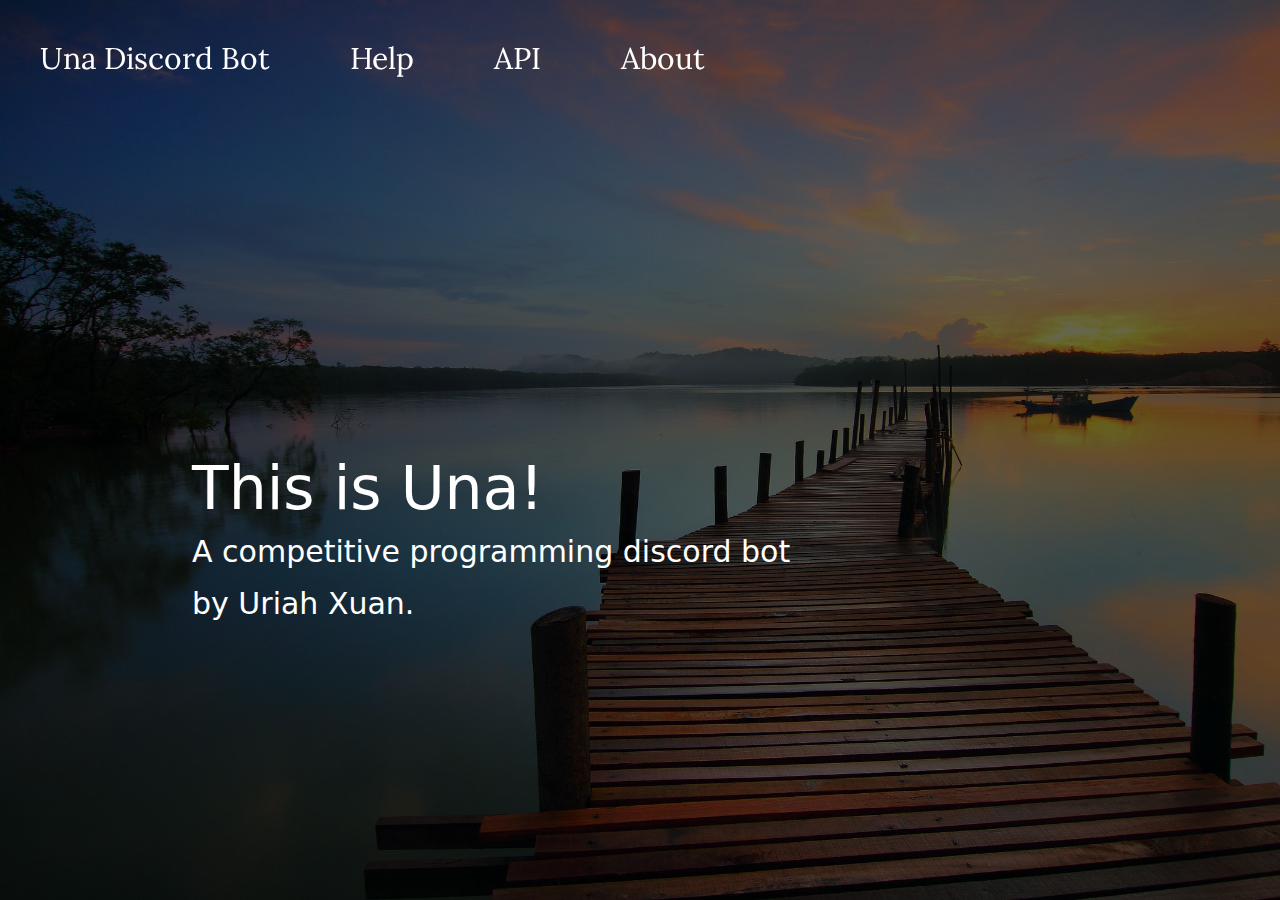
<file: index.html>
<html>
    <head>
        <meta http-equiv="Content-Type" content="text/html;charset=utf-8">
        <meta charset="UTF-8">
        <meta name="viewpoint" content="width=device-width, initial-scale=1.0">
        <meta content="This is Una!" name="title" />
        <meta content="來自於不會寫網頁的 Uriah 寫出來的網頁" name="description" />
        <meta content="https://cc-una.herokuapp.com/" name="url" />
        <meta content="https://cdn.discordapp.com/avatars/472408420356456468/600e88eae2804cc8702761b26d1a165f.webp?size=128" property="image" />
        <meta content="#43B581" data-react-helmet="true" name="theme-color" />
        <link href="./static/css/output.css" rel="stylesheet">
        <link rel="preconnect" href="https://fonts.googleapis.com">
        <link rel="preconnect" href="https://fonts.gstatic.com" crossorigin>
        <link href="https://fonts.googleapis.com/css2?family=Lora:wght@600&family=Noto+Sans+Mono&family=Noto+Sans+TC:wght@500&display=swap" rel="stylesheet">
        <title> Uriah's Website </title>
    </head>
    <body>
        <div class="relative w-screen h-screen bg-cover bg-[url('../image/index.jpg')]">
            <div class="relative w-full h-full bg-black bg-opacity-60 p-10">
                <div class="fixed w-full flex justify-left gap-20 h-10">
                    <div>
                        <a class="text-3xl text-white font-[Lora]" href="/">
                            Una Discord Bot
                        </a>
                    </div>
                    <div>
                        <a class="text-3xl text-white font-[Lora]" href="/help">
                            Help
                        </a>
                    </div>
                    <div>
                        <a class="text-3xl text-white font-[Lora]" href="#">
                            API
                        </a>
                    </div>
                    <div>
                        <a class="text-3xl text-white font-[Lora]" href="#">
                            About
                        </a>
                    </div>
                </div>
                <div class="absolute left-48 top-[60%] w-fit animate-fade-in-down -translate-y-1/2">
                    <p class="text-white text-6xl"> This is Una! </p>
                    <p class="text-white text-3xl my-4"> A competitive programming discord bot </p>
                    <p class="text-white text-3xl"> by Uriah Xuan. </p>
                </div>
            </div>
        </div>
    </body>
</html>
</file>
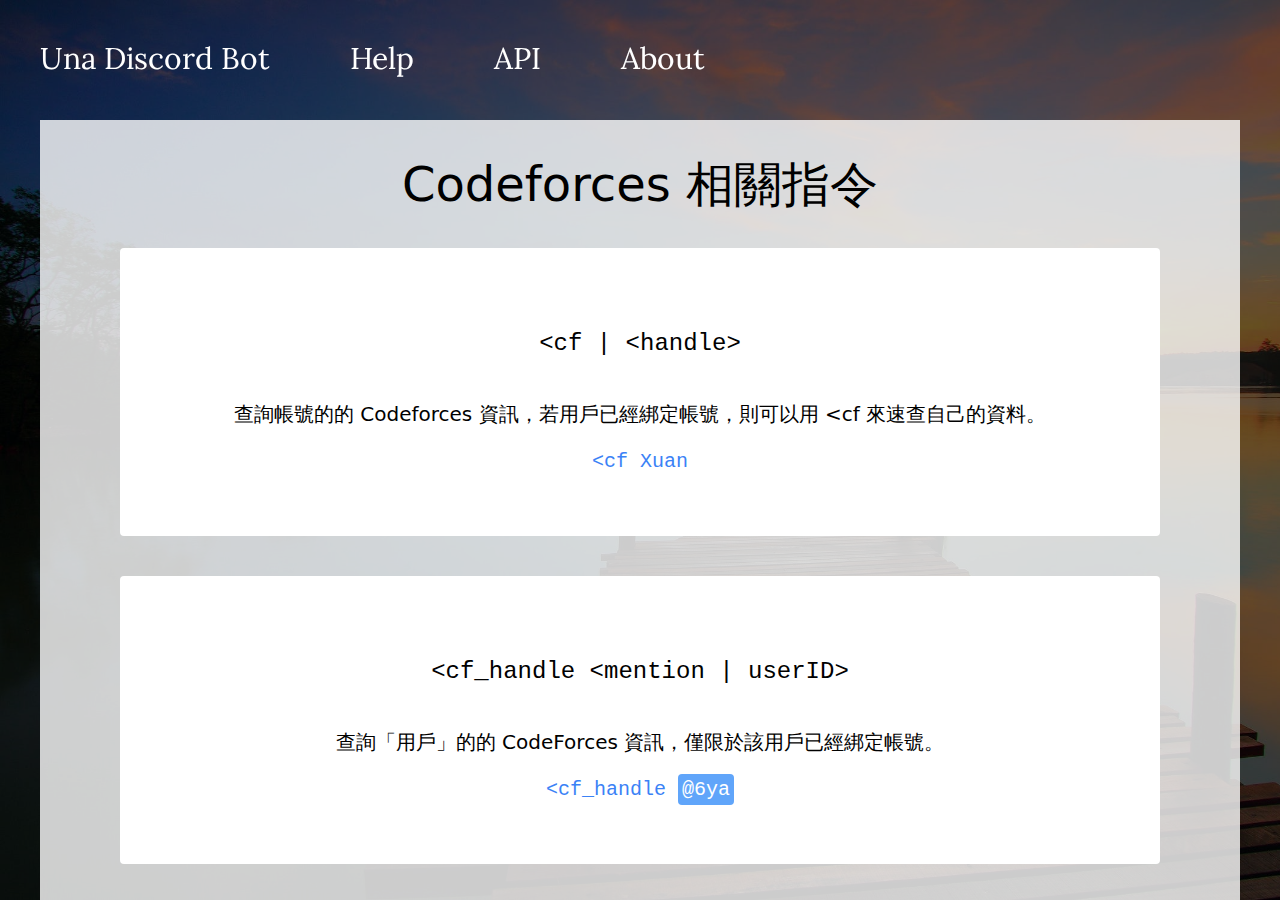
<file: help.html>
<html>
    <head>
        <meta http-equiv="Content-Type" content="text/html;charset=utf-8">
        <meta charset="UTF-8">
        <meta name="viewpoint" content="width=device-width, initial-scale=1.0">
        <meta content="This is Una!" name="title" />
        <meta content="來自於不會寫網頁的 Uriah 寫出來的網頁" name="description" />
        <meta content="https://cc-una.herokuapp.com/" name="url" />
        <meta content="https://cdn.discordapp.com/avatars/472408420356456468/600e88eae2804cc8702761b26d1a165f.webp?size=128" property="image" />
        <meta content="#43B581" data-react-helmet="true" name="theme-color" />
        <link href="./static/css/output.css" rel="stylesheet">
        <link rel="preconnect" href="https://fonts.googleapis.com">
        <link rel="preconnect" href="https://fonts.gstatic.com" crossorigin>
        <link href="https://fonts.googleapis.com/css2?family=Lora:wght@600&family=Noto+Sans+Mono&family=Noto+Sans+TC:wght@500&display=swap" rel="stylesheet">
        <title> Uriah's Website - Help </title>
    </head>
    <body>
        <div class="relative w-screen bg-cover bg-[url('../image/index.jpg')]">
            <div class="relative w-full h-full bg-black bg-opacity-60 p-10 overflow-hidden">
                <div class="fixed w-full flex justify-left gap-20 h-fit z-40 bg-transparent items-center">
                    <div>
                        <a class="text-3xl text-white font-[Lora]" href="/">
                            Una Discord Bot
                        </a>
                    </div>
                    <div>
                        <a class="text-3xl text-white font-[Lora]" href="/help">
                            Help
                        </a>
                    </div>
                    <div>
                        <a class="text-3xl text-white font-[Lora]" href="/api">
                            API
                        </a>
                    </div>
                    <div>
                        <a class="text-3xl text-white font-[Lora]" href="/about">
                            About
                        </a>
                    </div>
                </div>
                <div class="relative top-20 bg-white w-full h-full bg-opacity-80 overflow-auto">
                    <div class="p-10">
                        <div>
                            <p class="text-center text-5xl mb-10"> Codeforces 相關指令 </p>
                            <div id="item" class="bg-white p-10 rounded hover:bg-gray-100 m-10">
                                <p class="text-2xl text-center font-mono m-10"> &lt;cf | &lt;handle&gt; </p>
                                <p class="text-xl text-center"> 查詢帳號的的 Codeforces 資訊，若用戶已經綁定帳號，則可以用 &lt;cf 來速查自己的資料。</p>
                                <p class="text-xl text-center m-5 text-blue-500 font-mono"> &lt;cf Xuan  </p>
                            </div>
                            <div id="item" class="bg-white p-10 rounded hover:bg-gray-100 m-10">
                                <p class="text-2xl text-center font-mono m-10"> &lt;cf_handle &lt;mention | userID&gt; </p>
                                <p class="text-xl text-center"> 查詢「用戶」的的 CodeForces 資訊，僅限於該用戶已經綁定帳號。</p>
                                <p class="text-xl text-center m-5 text-blue-500 font-mono"> &lt;cf_handle 
                                    <span class="not-italic bg-blue-400 rounded text-white p-1 cursor-pointer hover:bg-blue-600 hover:underline">@6ya</span>
                                </p>
                            </div>
                            <div id="item" class="bg-white p-10 rounded hover:bg-gray-100 m-10">
                                <p class="text-2xl text-center font-mono m-10"> &lt;cfcontest </p>
                                <p class="text-xl text-center"> 查詢 CodeForces 近期的競賽時間。 </p>
                            </div>
                            <div id="item" class="bg-white p-10 rounded hover:bg-gray-100 m-10">
                                <p class="text-xl text-center font-mono my-10"> &lt;ac | &lt;account&gt; | &lt;year&gt; &lt;month&gt; | &lt;-rating/-day&gt; | &lt;day&gt; </p>
                                <p class="text-xl text-center"> 查詢帳號的解題資料，僅限查詢已經綁定的帳號。 </p>
                                <div class="mt-10 flex gap-5">
                                    <div class="w-full flex flex-col">
                                        <div class="flex justify-center">
                                            <div class="w-full">
                                                <p class="text-xl text-right m-5 text-blue-500 font-mono justify-end"> &lt;ac Xuan </p>
                                            </div>
                                            <div class="w-full">
                                                <p class="text-xl text-left m-5 text-gray-500 font-mono justify-start"> 可以查詢 Xuan 的當月 AC 資料 </p>
                                            </div>
                                        </div>
                                        <div class="flex justify-center">
                                            <div class="w-full">
                                                <p class="text-xl text-right m-5 text-blue-500 font-mono justify-end"> &lt;ac Xuan 2020 07 </p>
                                            </div>
                                            <div class="w-full">
                                                <p class="text-xl text-left m-5 text-gray-500 font-mono justify-start"> 可以查詢 Xuan 在 2020 年 7 月的 AC 資料 </p>
                                            </div>
                                        </div>
                                        <div class="flex justify-center">
                                            <div class="w-full">
                                                <p class="text-xl text-right m-5 text-blue-500 font-mono justify-end"> &lt;ac Xuan 2020 07 -day 11 </p>
                                            </div>
                                            <div class="w-full">
                                                <p class="text-xl text-left m-5 text-gray-500 font-mono justify-start"> 可以查詢 Xuan 在 2020 年 7 月 11 日解掉了哪些題目 </p>
                                            </div>
                                        </div>
                                        <div class="flex justify-center">
                                            <div class="w-full">
                                                <p class="text-xl text-right m-5 text-blue-500 font-mono"> &lt;ac Xuan 2020 07 -rating </p>
                                            </div>
                                            <div class="w-full">
                                                <p class="text-xl text-left m-5 text-gray-500 font-mono"> 可以查詢 Xuan 在 2020 年 7 月 時解掉的題目（以 rating 來分類） </p>
                                            </div>
                                        </div> 
                                    </div>
                                </div>
                            </div>
                            <div id="item" class="bg-white p-10 rounded hover:bg-gray-100 m-10">
                                <p class="text-2xl text-center font-mono m-10"> &lt;rr </p>
                                <p class="text-xl text-center"> 查詢自己的 Codeforces 積分排行。 </p>
                            </div>
                        </div>
                        <div>
                            <p class="text-center text-5xl mb-10"> Codeforces 註冊相關指令 </p>
                            <div id="item" class="bg-white p-10 rounded hover:bg-gray-100 m-10">
                                <p class="text-2xl text-center font-mono m-10"> &lt;reg &lt;handle&gt; </p>
                                <p class="text-xl text-center"> 綁定 Codeforces 帳號至 Una 的資料庫 </p>
                                <p class="text-xl text-center m-5 text-blue-500 font-mono"> &lt;reg Xuan  </p>
                            </div>
                            <div id="item" class="bg-white p-10 rounded hover:bg-gray-100 m-10">
                                <p class="text-2xl text-center font-mono m-10"> &lt;reg_veri </p>
                                <p class="text-xl text-center"> 對 Una 發送審核申請，必須要完成 &lt;reg 所要求的事項 </p>
                            </div>
                            <div id="item" class="bg-white p-10 rounded hover:bg-gray-100 m-10">
                                <p class="text-2xl text-center font-mono m-10"> &lt;unreg </p>
                                <p class="text-xl text-center"> 解除綁定 </p>
                            </div>
                        </div>
                    </div>
                </div>
            </div>
        </div>
    </body>
</html>
</file>
<file: static/css/output.css>
/*
! tailwindcss v3.0.18 | MIT License | https://tailwindcss.com
*/

/*
1. Prevent padding and border from affecting element width. (https://github.com/mozdevs/cssremedy/issues/4)
2. Allow adding a border to an element by just adding a border-width. (https://github.com/tailwindcss/tailwindcss/pull/116)
*/

*,
::before,
::after {
  box-sizing: border-box;
  /* 1 */
  border-width: 0;
  /* 2 */
  border-style: solid;
  /* 2 */
  border-color: #e5e7eb;
  /* 2 */
}

::before,
::after {
  --tw-content: '';
}

/*
1. Use a consistent sensible line-height in all browsers.
2. Prevent adjustments of font size after orientation changes in iOS.
3. Use a more readable tab size.
4. Use the user's configured `sans` font-family by default.
*/

html {
  line-height: 1.5;
  /* 1 */
  -webkit-text-size-adjust: 100%;
  /* 2 */
  -moz-tab-size: 4;
  /* 3 */
  -o-tab-size: 4;
     tab-size: 4;
  /* 3 */
  font-family: ui-sans-serif, system-ui, -apple-system, BlinkMacSystemFont, "Segoe UI", Roboto, "Helvetica Neue", Arial, "Noto Sans", sans-serif, "Apple Color Emoji", "Segoe UI Emoji", "Segoe UI Symbol", "Noto Color Emoji";
  /* 4 */
}

/*
1. Remove the margin in all browsers.
2. Inherit line-height from `html` so users can set them as a class directly on the `html` element.
*/

body {
  margin: 0;
  /* 1 */
  line-height: inherit;
  /* 2 */
}

/*
1. Add the correct height in Firefox.
2. Correct the inheritance of border color in Firefox. (https://bugzilla.mozilla.org/show_bug.cgi?id=190655)
3. Ensure horizontal rules are visible by default.
*/

hr {
  height: 0;
  /* 1 */
  color: inherit;
  /* 2 */
  border-top-width: 1px;
  /* 3 */
}

/*
Add the correct text decoration in Chrome, Edge, and Safari.
*/

abbr:where([title]) {
  -webkit-text-decoration: underline dotted;
          text-decoration: underline dotted;
}

/*
Remove the default font size and weight for headings.
*/

h1,
h2,
h3,
h4,
h5,
h6 {
  font-size: inherit;
  font-weight: inherit;
}

/*
Reset links to optimize for opt-in styling instead of opt-out.
*/

a {
  color: inherit;
  text-decoration: inherit;
}

/*
Add the correct font weight in Edge and Safari.
*/

b,
strong {
  font-weight: bolder;
}

/*
1. Use the user's configured `mono` font family by default.
2. Correct the odd `em` font sizing in all browsers.
*/

code,
kbd,
samp,
pre {
  font-family: ui-monospace, SFMono-Regular, Menlo, Monaco, Consolas, "Liberation Mono", "Courier New", monospace;
  /* 1 */
  font-size: 1em;
  /* 2 */
}

/*
Add the correct font size in all browsers.
*/

small {
  font-size: 80%;
}

/*
Prevent `sub` and `sup` elements from affecting the line height in all browsers.
*/

sub,
sup {
  font-size: 75%;
  line-height: 0;
  position: relative;
  vertical-align: baseline;
}

sub {
  bottom: -0.25em;
}

sup {
  top: -0.5em;
}

/*
1. Remove text indentation from table contents in Chrome and Safari. (https://bugs.chromium.org/p/chromium/issues/detail?id=999088, https://bugs.webkit.org/show_bug.cgi?id=201297)
2. Correct table border color inheritance in all Chrome and Safari. (https://bugs.chromium.org/p/chromium/issues/detail?id=935729, https://bugs.webkit.org/show_bug.cgi?id=195016)
3. Remove gaps between table borders by default.
*/

table {
  text-indent: 0;
  /* 1 */
  border-color: inherit;
  /* 2 */
  border-collapse: collapse;
  /* 3 */
}

/*
1. Change the font styles in all browsers.
2. Remove the margin in Firefox and Safari.
3. Remove default padding in all browsers.
*/

button,
input,
optgroup,
select,
textarea {
  font-family: inherit;
  /* 1 */
  font-size: 100%;
  /* 1 */
  line-height: inherit;
  /* 1 */
  color: inherit;
  /* 1 */
  margin: 0;
  /* 2 */
  padding: 0;
  /* 3 */
}

/*
Remove the inheritance of text transform in Edge and Firefox.
*/

button,
select {
  text-transform: none;
}

/*
1. Correct the inability to style clickable types in iOS and Safari.
2. Remove default button styles.
*/

button,
[type='button'],
[type='reset'],
[type='submit'] {
  -webkit-appearance: button;
  /* 1 */
  background-color: transparent;
  /* 2 */
  background-image: none;
  /* 2 */
}

/*
Use the modern Firefox focus style for all focusable elements.
*/

:-moz-focusring {
  outline: auto;
}

/*
Remove the additional `:invalid` styles in Firefox. (https://github.com/mozilla/gecko-dev/blob/2f9eacd9d3d995c937b4251a5557d95d494c9be1/layout/style/res/forms.css#L728-L737)
*/

:-moz-ui-invalid {
  box-shadow: none;
}

/*
Add the correct vertical alignment in Chrome and Firefox.
*/

progress {
  vertical-align: baseline;
}

/*
Correct the cursor style of increment and decrement buttons in Safari.
*/

::-webkit-inner-spin-button,
::-webkit-outer-spin-button {
  height: auto;
}

/*
1. Correct the odd appearance in Chrome and Safari.
2. Correct the outline style in Safari.
*/

[type='search'] {
  -webkit-appearance: textfield;
  /* 1 */
  outline-offset: -2px;
  /* 2 */
}

/*
Remove the inner padding in Chrome and Safari on macOS.
*/

::-webkit-search-decoration {
  -webkit-appearance: none;
}

/*
1. Correct the inability to style clickable types in iOS and Safari.
2. Change font properties to `inherit` in Safari.
*/

::-webkit-file-upload-button {
  -webkit-appearance: button;
  /* 1 */
  font: inherit;
  /* 2 */
}

/*
Add the correct display in Chrome and Safari.
*/

summary {
  display: list-item;
}

/*
Removes the default spacing and border for appropriate elements.
*/

blockquote,
dl,
dd,
h1,
h2,
h3,
h4,
h5,
h6,
hr,
figure,
p,
pre {
  margin: 0;
}

fieldset {
  margin: 0;
  padding: 0;
}

legend {
  padding: 0;
}

ol,
ul,
menu {
  list-style: none;
  margin: 0;
  padding: 0;
}

/*
Prevent resizing textareas horizontally by default.
*/

textarea {
  resize: vertical;
}

/*
1. Reset the default placeholder opacity in Firefox. (https://github.com/tailwindlabs/tailwindcss/issues/3300)
2. Set the default placeholder color to the user's configured gray 400 color.
*/

input::-moz-placeholder, textarea::-moz-placeholder {
  opacity: 1;
  /* 1 */
  color: #9ca3af;
  /* 2 */
}

input:-ms-input-placeholder, textarea:-ms-input-placeholder {
  opacity: 1;
  /* 1 */
  color: #9ca3af;
  /* 2 */
}

input::placeholder,
textarea::placeholder {
  opacity: 1;
  /* 1 */
  color: #9ca3af;
  /* 2 */
}

/*
Set the default cursor for buttons.
*/

button,
[role="button"] {
  cursor: pointer;
}

/*
Make sure disabled buttons don't get the pointer cursor.
*/

:disabled {
  cursor: default;
}

/*
1. Make replaced elements `display: block` by default. (https://github.com/mozdevs/cssremedy/issues/14)
2. Add `vertical-align: middle` to align replaced elements more sensibly by default. (https://github.com/jensimmons/cssremedy/issues/14#issuecomment-634934210)
   This can trigger a poorly considered lint error in some tools but is included by design.
*/

img,
svg,
video,
canvas,
audio,
iframe,
embed,
object {
  display: block;
  /* 1 */
  vertical-align: middle;
  /* 2 */
}

/*
Constrain images and videos to the parent width and preserve their intrinsic aspect ratio. (https://github.com/mozdevs/cssremedy/issues/14)
*/

img,
video {
  max-width: 100%;
  height: auto;
}

/*
Ensure the default browser behavior of the `hidden` attribute.
*/

[hidden] {
  display: none;
}

*, ::before, ::after {
  --tw-translate-x: 0;
  --tw-translate-y: 0;
  --tw-rotate: 0;
  --tw-skew-x: 0;
  --tw-skew-y: 0;
  --tw-scale-x: 1;
  --tw-scale-y: 1;
  --tw-pan-x:  ;
  --tw-pan-y:  ;
  --tw-pinch-zoom:  ;
  --tw-scroll-snap-strictness: proximity;
  --tw-ordinal:  ;
  --tw-slashed-zero:  ;
  --tw-numeric-figure:  ;
  --tw-numeric-spacing:  ;
  --tw-numeric-fraction:  ;
  --tw-ring-inset:  ;
  --tw-ring-offset-width: 0px;
  --tw-ring-offset-color: #fff;
  --tw-ring-color: rgb(59 130 246 / 0.5);
  --tw-ring-offset-shadow: 0 0 #0000;
  --tw-ring-shadow: 0 0 #0000;
  --tw-shadow: 0 0 #0000;
  --tw-shadow-colored: 0 0 #0000;
  --tw-blur:  ;
  --tw-brightness:  ;
  --tw-contrast:  ;
  --tw-grayscale:  ;
  --tw-hue-rotate:  ;
  --tw-invert:  ;
  --tw-saturate:  ;
  --tw-sepia:  ;
  --tw-drop-shadow:  ;
  --tw-backdrop-blur:  ;
  --tw-backdrop-brightness:  ;
  --tw-backdrop-contrast:  ;
  --tw-backdrop-grayscale:  ;
  --tw-backdrop-hue-rotate:  ;
  --tw-backdrop-invert:  ;
  --tw-backdrop-opacity:  ;
  --tw-backdrop-saturate:  ;
  --tw-backdrop-sepia:  ;
}

.fixed {
  position: fixed;
}

.absolute {
  position: absolute;
}

.relative {
  position: relative;
}

.left-1\/2 {
  left: 50%;
}

.top-1\/2 {
  top: 50%;
}

.top-20 {
  top: 5rem;
}

.left-48 {
  left: 12rem;
}

.top-\[60\%\] {
  top: 60%;
}

.z-40 {
  z-index: 40;
}

.order-2 {
  order: 2;
}

.m-10 {
  margin: 2.5rem;
}

.m-5 {
  margin: 1.25rem;
}

.my-10 {
  margin-top: 2.5rem;
  margin-bottom: 2.5rem;
}

.my-4 {
  margin-top: 1rem;
  margin-bottom: 1rem;
}

.mx-auto {
  margin-left: auto;
  margin-right: auto;
}

.mb-10 {
  margin-bottom: 2.5rem;
}

.mt-10 {
  margin-top: 2.5rem;
}

.flex {
  display: flex;
}

.table {
  display: table;
}

.h-screen {
  height: 100vh;
}

.h-full {
  height: 100%;
}

.h-fit {
  height: -webkit-fit-content;
  height: -moz-fit-content;
  height: fit-content;
}

.h-10 {
  height: 2.5rem;
}

.w-screen {
  width: 100vw;
}

.w-full {
  width: 100%;
}

.w-fit {
  width: -webkit-fit-content;
  width: -moz-fit-content;
  width: fit-content;
}

.w-10 {
  width: 2.5rem;
}

.w-16 {
  width: 4rem;
}

.w-64 {
  width: 16rem;
}

.w-1\/4 {
  width: 25%;
}

.w-1\/6 {
  width: 16.666667%;
}

.w-1\/3 {
  width: 33.333333%;
}

.w-32 {
  width: 8rem;
}

.w-1\/2 {
  width: 50%;
}

.table-auto {
  table-layout: auto;
}

.border-collapse {
  border-collapse: collapse;
}

.-translate-x-\[50\%\] {
  --tw-translate-x: -50%;
  transform: translate(var(--tw-translate-x), var(--tw-translate-y)) rotate(var(--tw-rotate)) skewX(var(--tw-skew-x)) skewY(var(--tw-skew-y)) scaleX(var(--tw-scale-x)) scaleY(var(--tw-scale-y));
}

.-translate-y-\[50\%\] {
  --tw-translate-y: -50%;
  transform: translate(var(--tw-translate-x), var(--tw-translate-y)) rotate(var(--tw-rotate)) skewX(var(--tw-skew-x)) skewY(var(--tw-skew-y)) scaleX(var(--tw-scale-x)) scaleY(var(--tw-scale-y));
}

.-translate-y-1\/2 {
  --tw-translate-y: -50%;
  transform: translate(var(--tw-translate-x), var(--tw-translate-y)) rotate(var(--tw-rotate)) skewX(var(--tw-skew-x)) skewY(var(--tw-skew-y)) scaleX(var(--tw-scale-x)) scaleY(var(--tw-scale-y));
}

.transform {
  transform: translate(var(--tw-translate-x), var(--tw-translate-y)) rotate(var(--tw-rotate)) skewX(var(--tw-skew-x)) skewY(var(--tw-skew-y)) scaleX(var(--tw-scale-x)) scaleY(var(--tw-scale-y));
}

@-webkit-keyframes fade-in-down {
  0% {
    opacity: 0;
    transform: translateY(100%);
  }

  100% {
    opacity: 1;
    transform: translateY(-50%);
  }
}

@keyframes fade-in-down {
  0% {
    opacity: 0;
    transform: translateY(100%);
  }

  100% {
    opacity: 1;
    transform: translateY(-50%);
  }
}

.animate-fade-in-down {
  -webkit-animation: fade-in-down 0.5s ease-out;
          animation: fade-in-down 0.5s ease-out;
}

.cursor-pointer {
  cursor: pointer;
}

.flex-col {
  flex-direction: column;
}

.items-center {
  align-items: center;
}

.justify-start {
  justify-content: flex-start;
}

.justify-end {
  justify-content: flex-end;
}

.justify-center {
  justify-content: center;
}

.gap-20 {
  gap: 5rem;
}

.gap-5 {
  gap: 1.25rem;
}

.overflow-auto {
  overflow: auto;
}

.overflow-hidden {
  overflow: hidden;
}

.overflow-y-hidden {
  overflow-y: hidden;
}

.rounded {
  border-radius: 0.25rem;
}

.border-2 {
  border-width: 2px;
}

.border-black {
  --tw-border-opacity: 1;
  border-color: rgb(0 0 0 / var(--tw-border-opacity));
}

.border-slate-400 {
  --tw-border-opacity: 1;
  border-color: rgb(148 163 184 / var(--tw-border-opacity));
}

.bg-black {
  --tw-bg-opacity: 1;
  background-color: rgb(0 0 0 / var(--tw-bg-opacity));
}

.bg-transparent {
  background-color: transparent;
}

.bg-white {
  --tw-bg-opacity: 1;
  background-color: rgb(255 255 255 / var(--tw-bg-opacity));
}

.bg-blue-400 {
  --tw-bg-opacity: 1;
  background-color: rgb(96 165 250 / var(--tw-bg-opacity));
}

.bg-opacity-60 {
  --tw-bg-opacity: 0.6;
}

.bg-opacity-80 {
  --tw-bg-opacity: 0.8;
}

.bg-\[url\(\'\.\.\/image\/index\.jpg\'\)\] {
  background-image: url('../image/index.jpg');
}

.bg-cover {
  background-size: cover;
}

.p-10 {
  padding: 2.5rem;
}

.p-1 {
  padding: 0.25rem;
}

.text-left {
  text-align: left;
}

.text-center {
  text-align: center;
}

.text-right {
  text-align: right;
}

.font-\[Lora\] {
  font-family: Lora;
}

.font-mono {
  font-family: ui-monospace, SFMono-Regular, Menlo, Monaco, Consolas, "Liberation Mono", "Courier New", monospace;
}

.text-6xl {
  font-size: 3.75rem;
  line-height: 1;
}

.text-3xl {
  font-size: 1.875rem;
  line-height: 2.25rem;
}

.text-5xl {
  font-size: 3rem;
  line-height: 1;
}

.text-2xl {
  font-size: 1.5rem;
  line-height: 2rem;
}

.text-xl {
  font-size: 1.25rem;
  line-height: 1.75rem;
}

.text-lg {
  font-size: 1.125rem;
  line-height: 1.75rem;
}

.not-italic {
  font-style: normal;
}

.text-white {
  --tw-text-opacity: 1;
  color: rgb(255 255 255 / var(--tw-text-opacity));
}

.text-blue-500 {
  --tw-text-opacity: 1;
  color: rgb(59 130 246 / var(--tw-text-opacity));
}

.text-gray-500 {
  --tw-text-opacity: 1;
  color: rgb(107 114 128 / var(--tw-text-opacity));
}

.ease-out {
  transition-timing-function: cubic-bezier(0, 0, 0.2, 1);
}

.hover\:bg-gray-100:hover {
  --tw-bg-opacity: 1;
  background-color: rgb(243 244 246 / var(--tw-bg-opacity));
}

.hover\:bg-blue-600:hover {
  --tw-bg-opacity: 1;
  background-color: rgb(37 99 235 / var(--tw-bg-opacity));
}

.hover\:bg-orange-200:hover {
  --tw-bg-opacity: 1;
  background-color: rgb(254 215 170 / var(--tw-bg-opacity));
}

.hover\:bg-orange-400:hover {
  --tw-bg-opacity: 1;
  background-color: rgb(251 146 60 / var(--tw-bg-opacity));
}

.hover\:underline:hover {
  -webkit-text-decoration-line: underline;
          text-decoration-line: underline;
}
</file>
